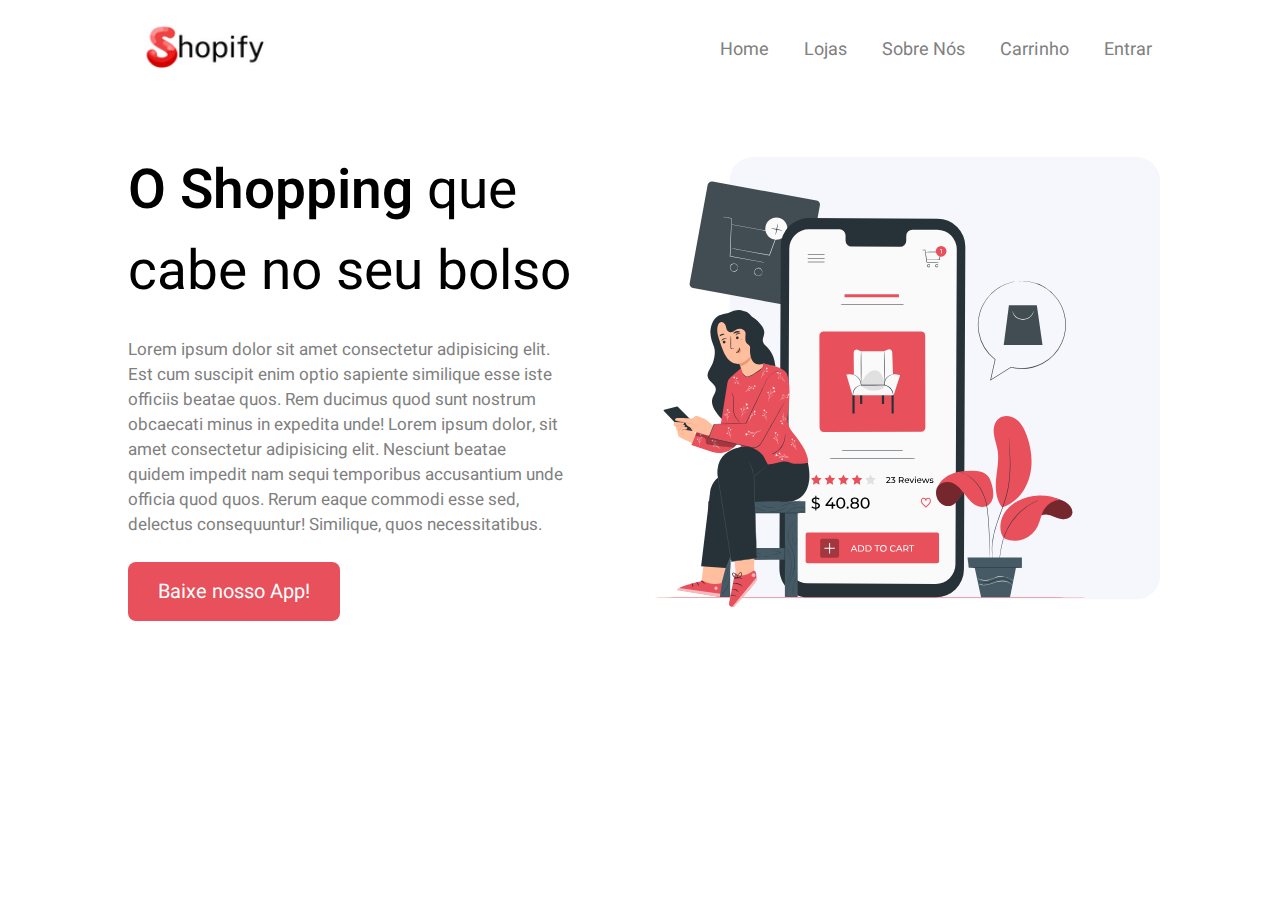
<file: HTML E CSS/Criando um Site Completo/index.html>
<!DOCTYPE html>
<html lang="pt-br">
  <head>
    <meta charset="UTF-8" />
    <meta name="viewport" content="width=device-width, initial-scale=1.0" />
    <title>Shopify | O Shopping que cabe no seu bolso</title>
    <link
      rel="stylesheet"
      type="text/css"
      href="../Criando um Site Completo/style.css"
    />
    <link rel="shortcut icon" href="img/logo.svg" />
  </head>
  <body>
    <nav class="navbar">
      <div class="logo">
        <img src="../Criando um Site Completo/img/shopify.png" />
      </div>
      <div class="links">
        <ul>
          <li><a href="">Home</a></li>
          <li><a href="">Lojas</a></li>
          <li><a href="">Sobre Nós</a></li>
          <li><a href="">Carrinho</a></li>
          <li><a href="">Entrar</a></li>
        </ul>
      </div>
    </nav>
    <div class="container">
      <div class="text">
        <h1>O Shopping <span>que cabe no seu bolso</span></h1>
        <p>
          Lorem ipsum dolor sit amet consectetur adipisicing elit. Est cum
          suscipit enim optio sapiente similique esse iste officiis beatae quos.
          Rem ducimus quod sunt nostrum obcaecati minus in expedita unde! Lorem
          ipsum dolor, sit amet consectetur adipisicing elit. Nesciunt beatae
          quidem impedit nam sequi temporibus accusantium unde officia quod
          quos. Rerum eaque commodi esse sed, delectus consequuntur! Similique,
          quos necessitatibus.
        </p>
        <button type="button">Baixe nosso App!</button>
      </div>
      <div class="photo">
        <img src="img/image-1.svg">
      </div>
    </div>
  </body>
</html>
</file>
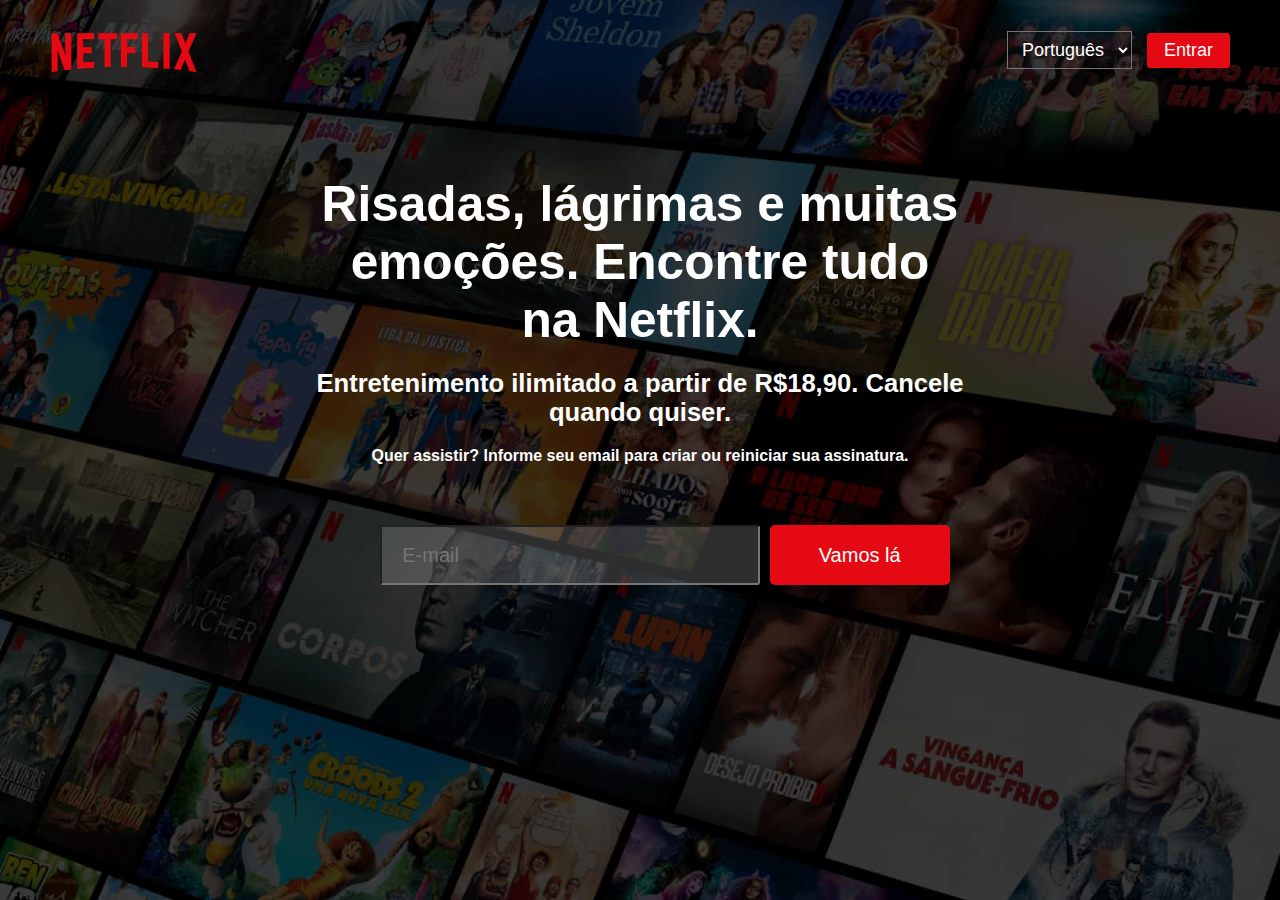
<file: HTML E CSS/Netflix/html/index.html>
<!DOCTYPE html>
<html lang="en">
  <head>
    <meta charset="UTF-8" />
    <meta name="viewport" content="width=device-width, initial-scale=1.0" />
    <title>
      Netflix Brasil - assistir a séries online, assistir a filmes online
    </title>
    <link rel="stylesheet" type="text/css" href="../css/style.css" />
    <link rel="shortcut icon" href="../img/net.ico" />
  </head>
  <body>
    <header>
      <div class="container">
        <nav class="navbar">
          <div class="left">
            <img src="../img/netflix-logo.png" />
          </div>
          <div class="right">
            <select class="language">
              <option value="">Português</option>
              <option value="">Inglês</option>
            </select>
            <button class="btn_enter"><a href="">Entrar</a></button>
          </div>
        </nav>
      </div>
    </header>
        <div class="title">
            <div class="content">
                <h1 id="h1_center">Risadas, lágrimas e muitas emoções. Encontre tudo na Netflix.</h1>
                <h2 id="h2_center">Entretenimento ilimitado a partir de R$18,90. Cancele quando quiser.</h2>
                <form action="#">
                    <h3 id="h3_center">Quer assistir? Informe seu email para criar ou reiniciar sua assinatura.</h3>
                    <div class="email">
                        <input id="email" type="email" name="email" placeholder="E-mail">
                        <button class="btn_enter"<a href="#">Vamos lá</a></button>
                    </div>

                </form>
            </div>
        </div>

<!--     <footer>
        <div id="imgFooter">
            <img src="../img/footer.jpg" alt="">
        </div>
    </footer> -->
  </body>
</html>
</file>
<file: HTML E CSS/Criando um Site Completo/style.css>
/* Importação da fonte Heebo */
@import url('https://fonts.googleapis.com/css2?family=Heebo:wght@400;500;600&display=swap');

/* Todos os elementos recebem margin e padding 0 */
/* box-sizing: tamanho=tamanho do conteúdo+bordas */
/* Fonte Heebo configurada em todos os elementos */
*{
    margin: 0;
    padding: 0;
    box-sizing: border-box;
    font-family: 'Heebo', sans-serif;
}

/* Todo o conteúdo de body se limitará a 80% da página */
/* Margin sup/inf em 0 e automática nas bordas dir/esq*/
body{
    width: 80%;
    margin: 0 auto;
}

/* Cria itens separados de menu, cada um ao centro com espaço de 25px em inf/sup */
/* https://developer.mozilla.org/en-US/docs/Web/CSS/justify-content */
.navbar{
    display: flex;
    align-items: center;
    justify-content: space-between;
    padding: 25px 0;
}

/* A logo estará em uma div com 150px de largura */
.navbar .logo{
    width: 150px;
}

/* A logo ocupará 100% da div */
.navbar .logo img{
    width: 100%;
}

/* A lista não terá pontos e cada item será um flex item */
.navbar .links ul{
    list-style: none;
    display: flex;
}

/* Cada item da lista terá uma margem a esquerda de 35px */
.navbar .links ul li{
    margin-left: 35px;
}

/* Os links não terão sublinhado e terão a cor cinza, fonte de tamanho 18px */
.navbar .links ul li a{
    text-decoration: none;
    color: gray;
    font-size: 18px;
}

/* Ao passar o mouse, a cor do texto é alterada */
.navbar .links ul li a:hover{
    color: #E8505B;
}

/* Todo o conteudo terá distância de 50px da parte inferior da tela */
/* Conteúdo em flex itens centralizados que ocupam 100% da tela */
.container{
    padding-top: 50px;
    display: flex;
    align-items: center;
    width: 100%;
}

/* Parte textual ocupa 50% do container */
.container .text{
    width: 50%;
}

/* Texto em h1 na div text terá 55px de tamanho e negrito 600 */
.container .text h1{
    font-size: 55px;
    font-weight: 600;
}

/* Texto selecionado por span no h1 terá negrito mais forte */
.container .text h1 span{
    font-weight: 400;
}

/* Parágrafo na div text ocupa 85% da largura, fonte de tamanho 17px */
/* Margin de 17px na parte inf/sup e de 0px em dir/esq */
/* Cor cinza */
.container .text p{
    width: 85%;
    font-size: 17px;
    margin: 25px 0;
    color: gray;
}

/* Configuração do botão com padding de 15px em inf/sup e 30px em dir/esq */
/* Tamanho da fonte em 20px, sem bordas, sem contorno, arredondando, com fundo vermelho*/
/* Texto branco, cursor normal e 0.2s de transição de cor */
.container .text button{
    padding: 15px 30px;
    font-size: 20px;
    border: none;
    outline: none;
    border-radius: 8px;
    background: #E8505B;
    color: white;
    cursor: pointer;
    transition: 0.2s;
}

/* Ao passar o mouse no botão, ele muda de cor */
.container .text button:hover{
    background: #bb444c;
}

/* A classe photo ocupa 50% da classe container */
.container .photo{
    width: 50%;
}

/* A imagem da direita terá 520px de largura*/
.container .photo img{
    width: 520px;
}
</file>
<file: HTML E CSS/Netflix/css/style.css>
/* Todo o conteúdo recebe padding e margin 0 e */ 
/* Padding = distância do conteúdo as bordas da div */ 
/* Margin = distância das bordas até o canto da tela */ 
/* box sizing fixa o tamanho da caixa tem considerar o padding */ 
*{
    padding: 0;
    margin: 0;
    box-sizing: border-box;
}

/* Configuração do conteúdo em tela na tag <body> */ 
body{
    width: 100%;
    height: 100%;
    color: white;
    background: black;
    font-family: 'Helvetica Neue',Helvetica,Arial,sans-serif;
}

/* Cria um "filho" da classe para estilização */ 
.container::before{
    content: "";
    background: url(../img/netflix-bg2.jpg) no-repeat center center/cover;
    position: absolute;
    height: 100%;
    width: 100%;
    opacity: 0.3;
    z-index: -1;
    box-shadow: 20px 0px 0px 20px rgb(61, 61, 61);
}

/* Display: flex, transforma filhos de nav em flex itens*/
/* Adiciona esses filhos a direita */
.container .navbar{
    height: 100px;
    display: flex; 
}

/* Imagem ocupando 100% da altura e flutuando a esquerda do bloco como flex item*/
.container .navbar .left{
    height: 100%;
    display: flex;
    float: left;
}

/* Imagem com 100px, posição absoluta e a 35px da esquerda*/
.container .navbar .left img{
    height: 100px;
    position: absolute;
    left: 35px;
}

/* Menu direito com flex itens, 100px dd altura, flutuando à direita */
/* Com posição absoluta e a 50px do canto direito */
.container .navbar .right{
    display: flex;
    height: 100px;
    float: right;
    position: absolute;
    right: 50px;
}

/* Menu de linguagens com margin automática, centralizado, 18px de fonte*/
/* Padding sup/inf com 7px, dir/esq com 10px, fonte branca*/
/* Cursor normal e a 15px da div "left" */
.container .navbar .right .language{
    margin: auto;
    align-items: center;
    justify-content: center;
    font-size: 18px;
    padding: 7px 10px;
    color: white;
    background: none;
    cursor: pointer;
    margin-right: 15px;
}

/* Opções de linguagens com a cor de fundo cinza  */
.container .navbar .right .language option{
    background-color: rgba(24, 24, 24, 0.453);
    border-radius: 4px;
}

.language:hover{
    background: #58585817 !important;
    transition: 0.2s;
}
.language:after{
    transition: 0.2s;
}
/*  */
.container .navbar .right button{
    margin: auto;
    align-items: center;
    justify-content: center;
    font-size: 18px;
    font-weight: 400;
    padding: 7px 17px;
    background: #e50914;
    cursor: pointer;
    outline: none;
    border-radius: 0.1875rem;
    border: none;
}

/* Link do botão sem sublinhado e com a cor branca */
.container .navbar .right button a{
    text-decoration: none;
    color: white;
}
/* Estilizar o fundo do botão*/
.btn_enter:hover{
    background-color: rgb(198, 19, 19) !important;
    transition: 0.3s !important;
}

/* Título com padding sup/inf de 70px e dir/esq de 45px */

.title{
    padding: 70px 45px;
}
/* Conteúdo da div title com largura de 950px, margin auto */
/* Padding sup/inf de 75px e dir/esq de 0px, texto alinhado ao centro */
.title .content{
    width: 950px;
    margin: auto;
    padding: 75px 0;
    text-align: center;
}

/* Título h1 com 650px de largura, margin auto, fonte 3 vezes maior e ao centro */
.title .content h1{
    width: 650px;
    margin: auto;
    font-weight: bolder;
    font-size: 3.1rem;
    text-align: center;
    margin-bottom: 20px;
}

/* Subtítulo h2 com 650px, margin auto, fonte 1.6 vezes maior e ao centro */
.title .content h2{
    width: 650px;
    margin: auto;
    font-size: 1.6rem;
    text-align: center;
    margin-bottom: 20px;
}

/* Texto h3 com fonte 1x, margin sup/inf de 18px e dir/esq de 0px e ao centro  */
.title .content form h3{
    font-size: 1rem;
    margin: 18px 0;
    text-align: center;
}

/* <div> com a barra de coleta de email com 1000px de largura */
.title .content form .email{
    width: 1000px;
    margin: auto;
}

/* Barra de coleta de email com 450px de largura, 60px de altura e margin auto */
/* Padding de 20px em todos os 4 cantos, fonte com 20px, sem contorno */
.title .content form .email input{
    height: 60px;
    width: 450px;
    margin: auto;
    padding: 20px;
    font-size: 20px;
    outline: none;
}

/* Botão de envio do email com margin auto, 180x60 de tamanho, alinhado ao centro */
/* Tamanho do texto 20px, padding sup/inf de 7px e dir/esq de 17px */
/* Cor de fund vermelha, cursor normal, canto superior e inferior arredondados */
/* Sem bordar e colocado mais 5px à esquerda */
.title .content form .email button{
    margin: auto;
    color: white;
    inset: 0px;
    transition: inherit;
    border-style: solid;

    border-radius: 5px;
    content: "";
    height: 60px;
    width: 180px;
    align-items: center;
    justify-content: center;
    font-size: 20px;
    padding: 7px 17px;
    background: #e50914;
    cursor: pointer;
    outline: none;

    border: none;
    margin-left: 5px;
}

/* botão muda de cor ao ser selecionado */
.title .content form .email button:hover{
    background-color: #f40612;
}
.title{
    margin-top: 20px;
}

.content{
    margin-top: -90px !important;
}
#email{
    background-color: #bfbfbf3d;
    border-radius: 0.1875rem;
    width: 380px;
    /* margin-left: 300px; */
}

/* Texto do link do botão sem sublinhado e com a cor branca */
.container .title .content form .email button a{
    text-decoration: none;
    color: white;
}

#imgFooter{
    margin-top: auto;
    display: flex;
    justify-content: center;
    position: 100%;
/* 
    width: auto;
    background-image: url(../img/footer.jpg); */

    
}

#h3_center{
    display: block;
    margin-bottom: 35px;


}
.email{
    
    display: block;
    margin-top: 60px !important;

}
</file>
